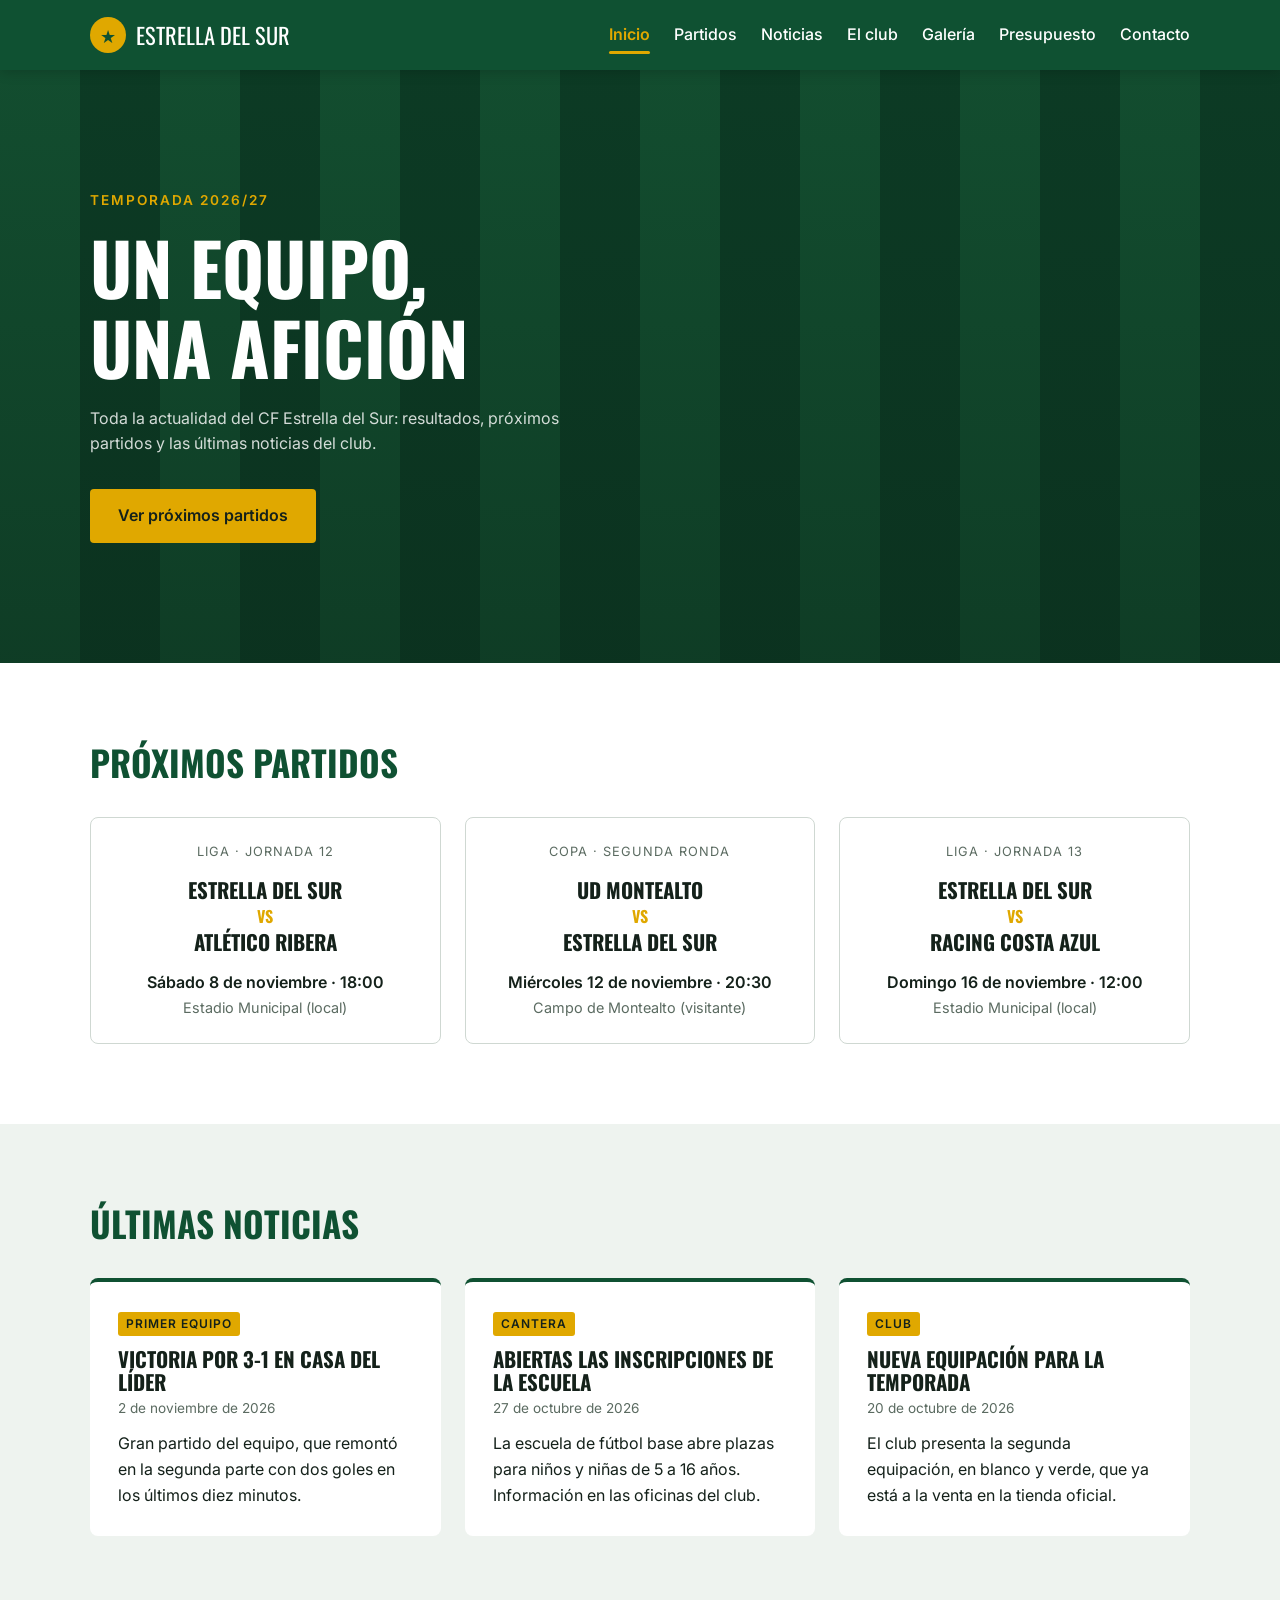
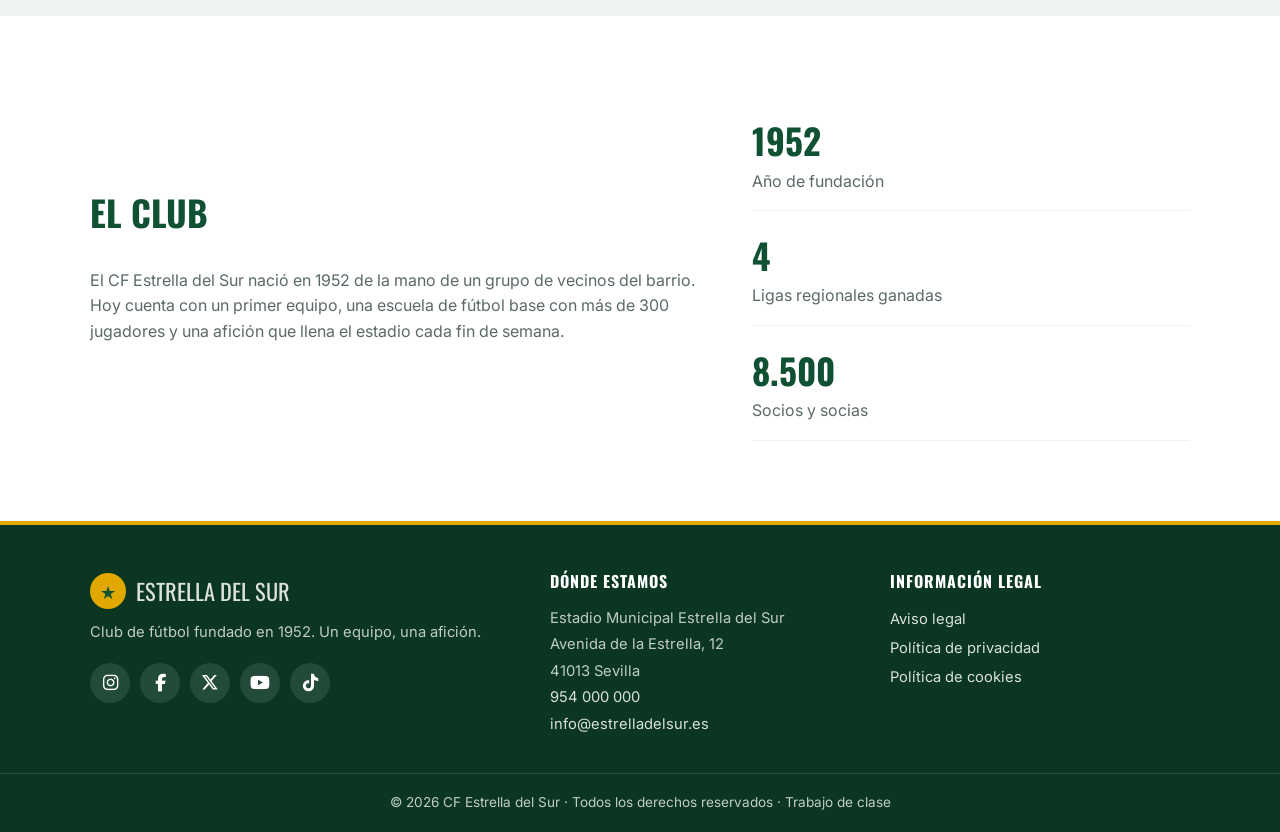
<file: index.html>
<!DOCTYPE html>
<html lang="es">
<head>
  <meta charset="UTF-8">
  <meta name="viewport" content="width=device-width, initial-scale=1.0">
  <title>CF Estrella del Sur · Inicio</title>

  <!-- Tipografías de Google Fonts -->
  <link rel="preconnect" href="https://fonts.googleapis.com">
  <link rel="preconnect" href="https://fonts.gstatic.com" crossorigin>
  <link href="https://fonts.googleapis.com/css2?family=Oswald:wght@500;700&family=Inter:wght@400;500;600&display=swap" rel="stylesheet">

  <!-- Iconos de redes sociales: librería Font Awesome -->
  <link rel="stylesheet" href="https://cdnjs.cloudflare.com/ajax/libs/font-awesome/6.5.2/css/all.min.css">

  <!-- Nuestra hoja de estilos -->
  <link rel="stylesheet" href="css/estilos.css">
</head>
<body>

  <!-- ===== CABECERA Y MENÚ ===== -->
  <header class="cabecera">
    <div class="contenedor cabecera__dentro">
      <a href="index.html" class="logo">
        <span class="logo__escudo" aria-hidden="true">★</span> Estrella del Sur
      </a>
      <!-- Botón ☰: solo se ve en el móvil (ver .menu-boton en estilos.css) -->
      <button class="menu-boton" aria-label="Abrir menú" aria-expanded="false" aria-controls="menu">☰</button>
      <nav class="menu" id="menu" aria-label="Menú principal">
        <a href="#portada" class="activo">Inicio</a>
        <a href="#partidos">Partidos</a>
        <a href="#noticias">Noticias</a>
        <a href="#club">El club</a>
        <a href="galeria.html">Galería</a>
        <a href="presupuesto.html">Presupuesto</a>
        <a href="contacto.html">Contacto</a>
      </nav>
    </div>
  </header>

  <main>

    <!-- ===== SECCIÓN 1: PORTADA ===== -->
    <section id="portada" class="portada">
      <div class="contenedor portada__dentro">
        <p class="etiqueta">Temporada 2026/27</p>
        <h1>Un equipo,<br>una afición</h1>
        <p class="portada__texto">
          Toda la actualidad del CF Estrella del Sur: resultados, próximos
          partidos y las últimas noticias del club.
        </p>
        <a href="#partidos" class="boton">Ver próximos partidos</a>
      </div>
    </section>

    <!-- ===== SECCIÓN 2: PRÓXIMOS PARTIDOS ===== -->
    <section id="partidos" class="seccion">
      <div class="contenedor">
        <h2 class="seccion__titulo">Próximos partidos</h2>
        <div class="tarjetas">
          <article class="partido">
            <p class="partido__competicion">Liga · Jornada 12</p>
            <h3 class="partido__equipos">
              <span>Estrella del Sur</span>
              <span class="partido__vs">VS</span>
              <span>Atlético Ribera</span>
            </h3>
            <p class="partido__fecha">Sábado 8 de noviembre · 18:00</p>
            <p class="partido__lugar">Estadio Municipal (local)</p>
          </article>
          <article class="partido">
            <p class="partido__competicion">Copa · Segunda ronda</p>
            <h3 class="partido__equipos">
              <span>UD Montealto</span>
              <span class="partido__vs">VS</span>
              <span>Estrella del Sur</span>
            </h3>
            <p class="partido__fecha">Miércoles 12 de noviembre · 20:30</p>
            <p class="partido__lugar">Campo de Montealto (visitante)</p>
          </article>
          <article class="partido">
            <p class="partido__competicion">Liga · Jornada 13</p>
            <h3 class="partido__equipos">
              <span>Estrella del Sur</span>
              <span class="partido__vs">VS</span>
              <span>Racing Costa Azul</span>
            </h3>
            <p class="partido__fecha">Domingo 16 de noviembre · 12:00</p>
            <p class="partido__lugar">Estadio Municipal (local)</p>
          </article>
        </div>
      </div>
    </section>

    <!-- ===== SECCIÓN 3: NOTICIAS (se cargan con Ajax desde datos/noticias.json) ===== -->
    <section id="noticias" class="seccion seccion--clara">
      <div class="contenedor">
        <h2 class="seccion__titulo">Últimas noticias</h2>
        <!-- Este contenedor empieza vacío: JavaScript lo rellena con las noticias -->
        <div id="lista-noticias" class="noticias">
          <p class="cargando">Cargando noticias…</p>
        </div>
      </div>
    </section>

    <!-- ===== SECCIÓN 4: EL CLUB ===== -->
    <section id="club" class="seccion">
      <div class="contenedor club">
        <div>
          <h2 class="seccion__titulo">El club</h2>
          <p>
            El CF Estrella del Sur nació en 1952 de la mano de un grupo de
            vecinos del barrio. Hoy cuenta con un primer equipo, una escuela
            de fútbol base con más de 300 jugadores y una afición que llena
            el estadio cada fin de semana.
          </p>
        </div>
        <ul class="datos">
          <li><strong>1952</strong> Año de fundación</li>
          <li><strong>4</strong> Ligas regionales ganadas</li>
          <li><strong>8.500</strong> Socios y socias</li>
        </ul>
      </div>
    </section>

  </main>

  <!-- ===== PIE DE PÁGINA ===== -->
  <footer class="pie">
    <div class="contenedor pie__columnas">

      <!-- Columna 1: logotipo, lema y redes sociales -->
      <div>
        <a href="index.html" class="logo pie__logo">
          <span class="logo__escudo" aria-hidden="true">★</span> Estrella del Sur
        </a>
        <p>Club de fútbol fundado en 1952. Un equipo, una afición.</p>
        <!-- Iconos de la librería Font Awesome (clase fa-brands = logotipos de marcas) -->
        <div class="redes">
          <a href="https://www.instagram.com/" target="_blank" rel="noopener" aria-label="Instagram"><i class="fa-brands fa-instagram" aria-hidden="true"></i></a>
          <a href="https://www.facebook.com/" target="_blank" rel="noopener" aria-label="Facebook"><i class="fa-brands fa-facebook-f" aria-hidden="true"></i></a>
          <a href="https://x.com/" target="_blank" rel="noopener" aria-label="X (Twitter)"><i class="fa-brands fa-x-twitter" aria-hidden="true"></i></a>
          <a href="https://www.youtube.com/" target="_blank" rel="noopener" aria-label="YouTube"><i class="fa-brands fa-youtube" aria-hidden="true"></i></a>
          <a href="https://www.tiktok.com/" target="_blank" rel="noopener" aria-label="TikTok"><i class="fa-brands fa-tiktok" aria-hidden="true"></i></a>
        </div>
      </div>

      <!-- Columna 2: dirección de la empresa -->
      <div>
        <h2 class="pie__titulo">Dónde estamos</h2>
        <address>
          Estadio Municipal Estrella del Sur<br>
          Avenida de la Estrella, 12<br>
          41013 Sevilla<br>
          <a href="tel:+34954000000">954 000 000</a><br>
          <a href="mailto:info@estrelladelsur.es">info@estrelladelsur.es</a>
        </address>
      </div>

      <!-- Columna 3: aviso legal -->
      <div>
        <h2 class="pie__titulo">Información legal</h2>
        <ul class="pie__lista">
          <li><a href="aviso-legal.html">Aviso legal</a></li>
          <li><a href="aviso-legal.html#privacidad">Política de privacidad</a></li>
          <li><a href="aviso-legal.html#cookies">Política de cookies</a></li>
        </ul>
      </div>

    </div>

    <div class="pie__final">
      <div class="contenedor">
        <p>&copy; 2026 CF Estrella del Sur · Todos los derechos reservados · Trabajo de clase</p>
      </div>
    </div>
  </footer>

  <!-- Librería jQuery (para hacer la petición Ajax de forma sencilla) -->
  <script src="https://code.jquery.com/jquery-3.7.1.min.js"></script>
  <!-- Nuestro código JavaScript -->
  <script src="js/script.js"></script>
  <!-- Menú desplegable del móvil (común a todas las páginas) -->
  <script src="js/menu.js"></script>
</body>
</html>
</file>
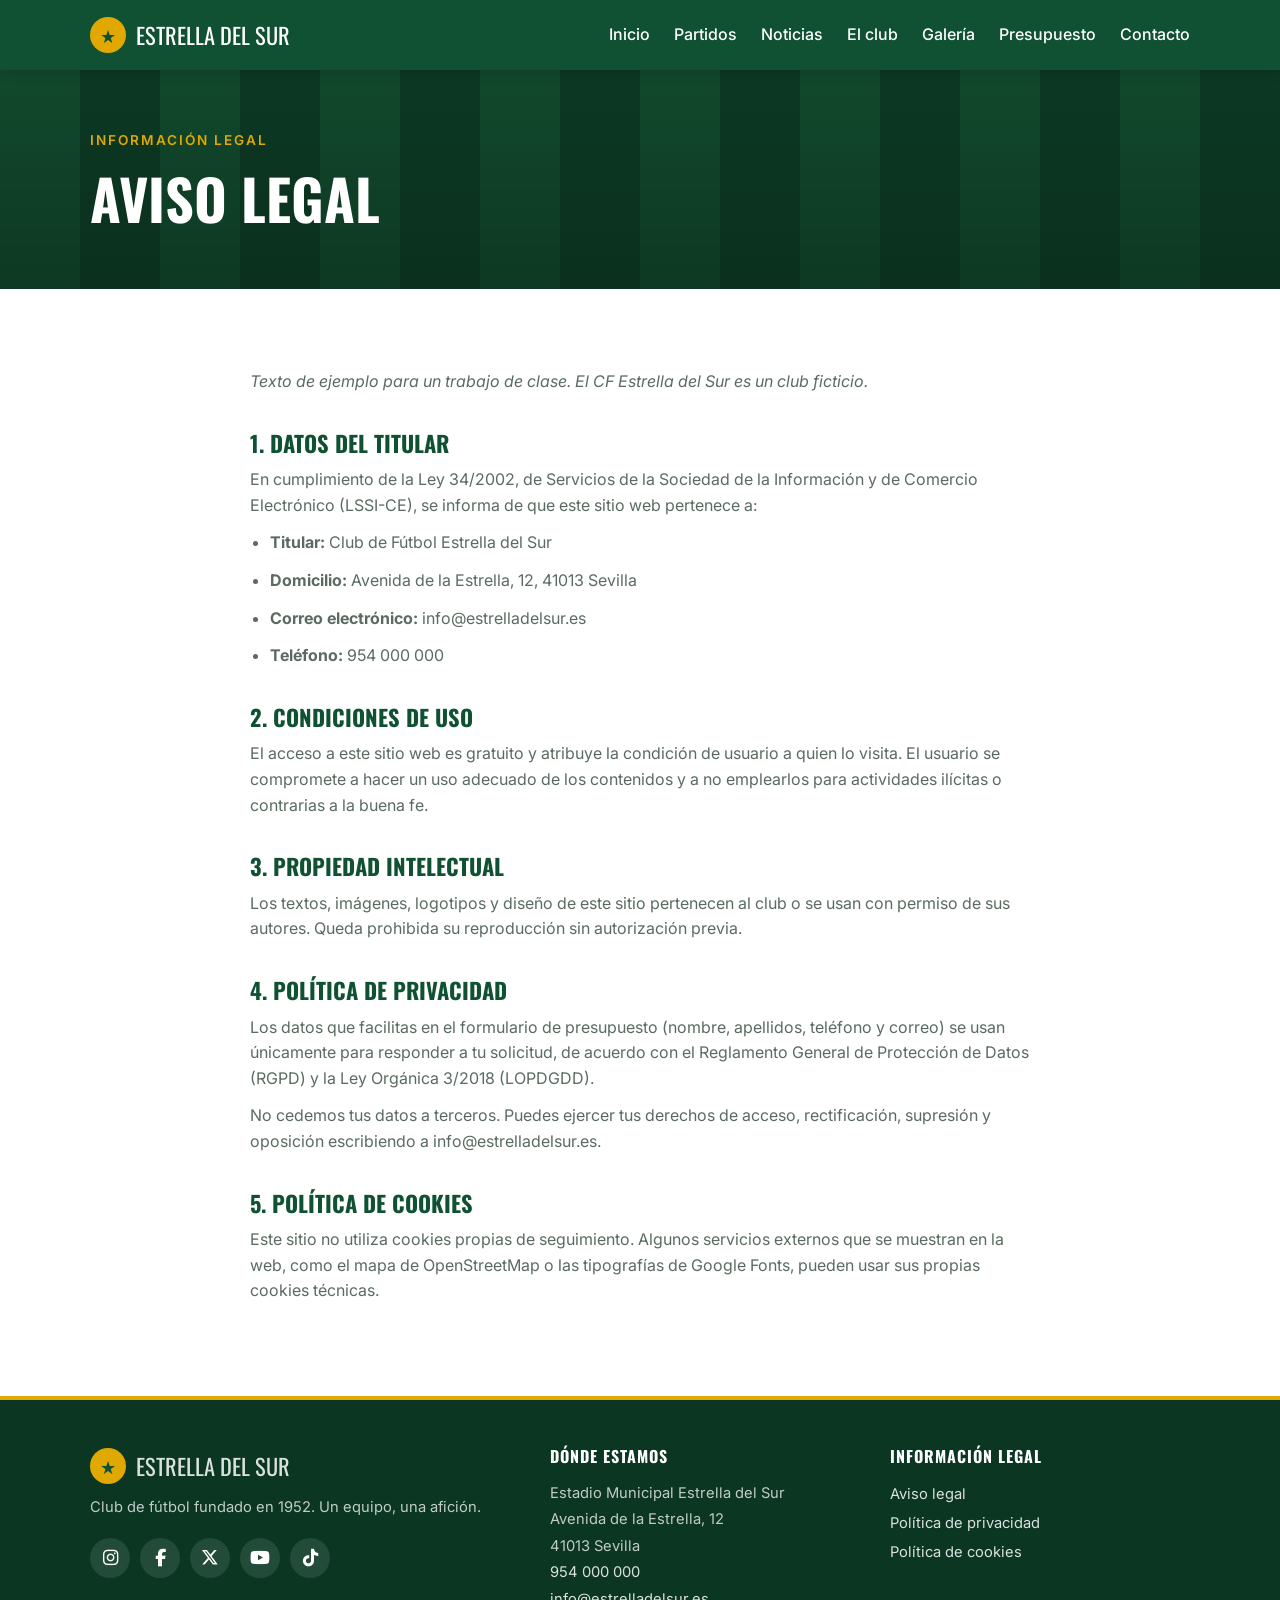
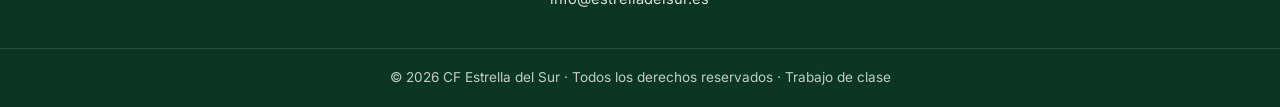
<file: aviso-legal.html>
<!DOCTYPE html>
<html lang="es">
<head>
  <meta charset="UTF-8">
  <meta name="viewport" content="width=device-width, initial-scale=1.0">
  <title>CF Estrella del Sur · Aviso legal</title>

  <!-- Tipografías de Google Fonts -->
  <link rel="preconnect" href="https://fonts.googleapis.com">
  <link rel="preconnect" href="https://fonts.gstatic.com" crossorigin>
  <link href="https://fonts.googleapis.com/css2?family=Oswald:wght@500;700&family=Inter:wght@400;500;600&display=swap" rel="stylesheet">

  <!-- Iconos de redes sociales: librería Font Awesome -->
  <link rel="stylesheet" href="https://cdnjs.cloudflare.com/ajax/libs/font-awesome/6.5.2/css/all.min.css">

  <!-- Usamos la misma hoja de estilos que la portada -->
  <link rel="stylesheet" href="css/estilos.css">
</head>
<body>

  <!-- ===== CABECERA Y MENÚ ===== -->
  <header class="cabecera">
    <div class="contenedor cabecera__dentro">
      <a href="index.html" class="logo">
        <span class="logo__escudo" aria-hidden="true">★</span> Estrella del Sur
      </a>
      <!-- Botón ☰: solo se ve en el móvil (ver .menu-boton en estilos.css) -->
      <button class="menu-boton" aria-label="Abrir menú" aria-expanded="false" aria-controls="menu">☰</button>
      <nav class="menu" id="menu" aria-label="Menú principal">
        <a href="index.html">Inicio</a>
        <a href="index.html#partidos">Partidos</a>
        <a href="index.html#noticias">Noticias</a>
        <a href="index.html#club">El club</a>
        <a href="galeria.html">Galería</a>
        <a href="presupuesto.html">Presupuesto</a>
        <a href="contacto.html">Contacto</a>
      </nav>
    </div>
  </header>

  <main>

    <!-- ===== TÍTULO DE LA PÁGINA ===== -->
    <section class="cabecera-pagina">
      <div class="contenedor">
        <p class="etiqueta">Información legal</p>
        <h1>Aviso legal</h1>
      </div>
    </section>

    <section class="seccion">
      <div class="contenedor legal">

        <p><em>Texto de ejemplo para un trabajo de clase. El CF Estrella del Sur es un club ficticio.</em></p>

        <h2>1. Datos del titular</h2>
        <p>
          En cumplimiento de la Ley 34/2002, de Servicios de la Sociedad de la Información
          y de Comercio Electrónico (LSSI-CE), se informa de que este sitio web pertenece a:
        </p>
        <ul>
          <li><strong>Titular:</strong> Club de Fútbol Estrella del Sur</li>
          <li><strong>Domicilio:</strong> Avenida de la Estrella, 12, 41013 Sevilla</li>
          <li><strong>Correo electrónico:</strong> info@estrelladelsur.es</li>
          <li><strong>Teléfono:</strong> 954 000 000</li>
        </ul>

        <h2>2. Condiciones de uso</h2>
        <p>
          El acceso a este sitio web es gratuito y atribuye la condición de usuario a quien lo visita.
          El usuario se compromete a hacer un uso adecuado de los contenidos y a no emplearlos
          para actividades ilícitas o contrarias a la buena fe.
        </p>

        <h2>3. Propiedad intelectual</h2>
        <p>
          Los textos, imágenes, logotipos y diseño de este sitio pertenecen al club o se usan con
          permiso de sus autores. Queda prohibida su reproducción sin autorización previa.
        </p>

        <h2 id="privacidad">4. Política de privacidad</h2>
        <p>
          Los datos que facilitas en el formulario de presupuesto (nombre, apellidos, teléfono y
          correo) se usan únicamente para responder a tu solicitud, de acuerdo con el Reglamento
          General de Protección de Datos (RGPD) y la Ley Orgánica 3/2018 (LOPDGDD).
        </p>
        <p>
          No cedemos tus datos a terceros. Puedes ejercer tus derechos de acceso, rectificación,
          supresión y oposición escribiendo a info@estrelladelsur.es.
        </p>

        <h2 id="cookies">5. Política de cookies</h2>
        <p>
          Este sitio no utiliza cookies propias de seguimiento. Algunos servicios externos que se
          muestran en la web, como el mapa de OpenStreetMap o las tipografías de Google Fonts,
          pueden usar sus propias cookies técnicas.
        </p>

      </div>
    </section>

  </main>

  <!-- ===== PIE DE PÁGINA ===== -->
  <footer class="pie">
    <div class="contenedor pie__columnas">

      <!-- Columna 1: logotipo, lema y redes sociales -->
      <div>
        <a href="index.html" class="logo pie__logo">
          <span class="logo__escudo" aria-hidden="true">★</span> Estrella del Sur
        </a>
        <p>Club de fútbol fundado en 1952. Un equipo, una afición.</p>
        <!-- Iconos de la librería Font Awesome (clase fa-brands = logotipos de marcas) -->
        <div class="redes">
          <a href="https://www.instagram.com/" target="_blank" rel="noopener" aria-label="Instagram"><i class="fa-brands fa-instagram" aria-hidden="true"></i></a>
          <a href="https://www.facebook.com/" target="_blank" rel="noopener" aria-label="Facebook"><i class="fa-brands fa-facebook-f" aria-hidden="true"></i></a>
          <a href="https://x.com/" target="_blank" rel="noopener" aria-label="X (Twitter)"><i class="fa-brands fa-x-twitter" aria-hidden="true"></i></a>
          <a href="https://www.youtube.com/" target="_blank" rel="noopener" aria-label="YouTube"><i class="fa-brands fa-youtube" aria-hidden="true"></i></a>
          <a href="https://www.tiktok.com/" target="_blank" rel="noopener" aria-label="TikTok"><i class="fa-brands fa-tiktok" aria-hidden="true"></i></a>
        </div>
      </div>

      <!-- Columna 2: dirección de la empresa -->
      <div>
        <h2 class="pie__titulo">Dónde estamos</h2>
        <address>
          Estadio Municipal Estrella del Sur<br>
          Avenida de la Estrella, 12<br>
          41013 Sevilla<br>
          <a href="tel:+34954000000">954 000 000</a><br>
          <a href="mailto:info@estrelladelsur.es">info@estrelladelsur.es</a>
        </address>
      </div>

      <!-- Columna 3: aviso legal -->
      <div>
        <h2 class="pie__titulo">Información legal</h2>
        <ul class="pie__lista">
          <li><a href="aviso-legal.html">Aviso legal</a></li>
          <li><a href="aviso-legal.html#privacidad">Política de privacidad</a></li>
          <li><a href="aviso-legal.html#cookies">Política de cookies</a></li>
        </ul>
      </div>

    </div>

    <div class="pie__final">
      <div class="contenedor">
        <p>&copy; 2026 CF Estrella del Sur · Todos los derechos reservados · Trabajo de clase</p>
      </div>
    </div>
  </footer>

  <!-- Menú desplegable del móvil (común a todas las páginas) -->
  <script src="js/menu.js"></script>
</body>
</html>
</file>
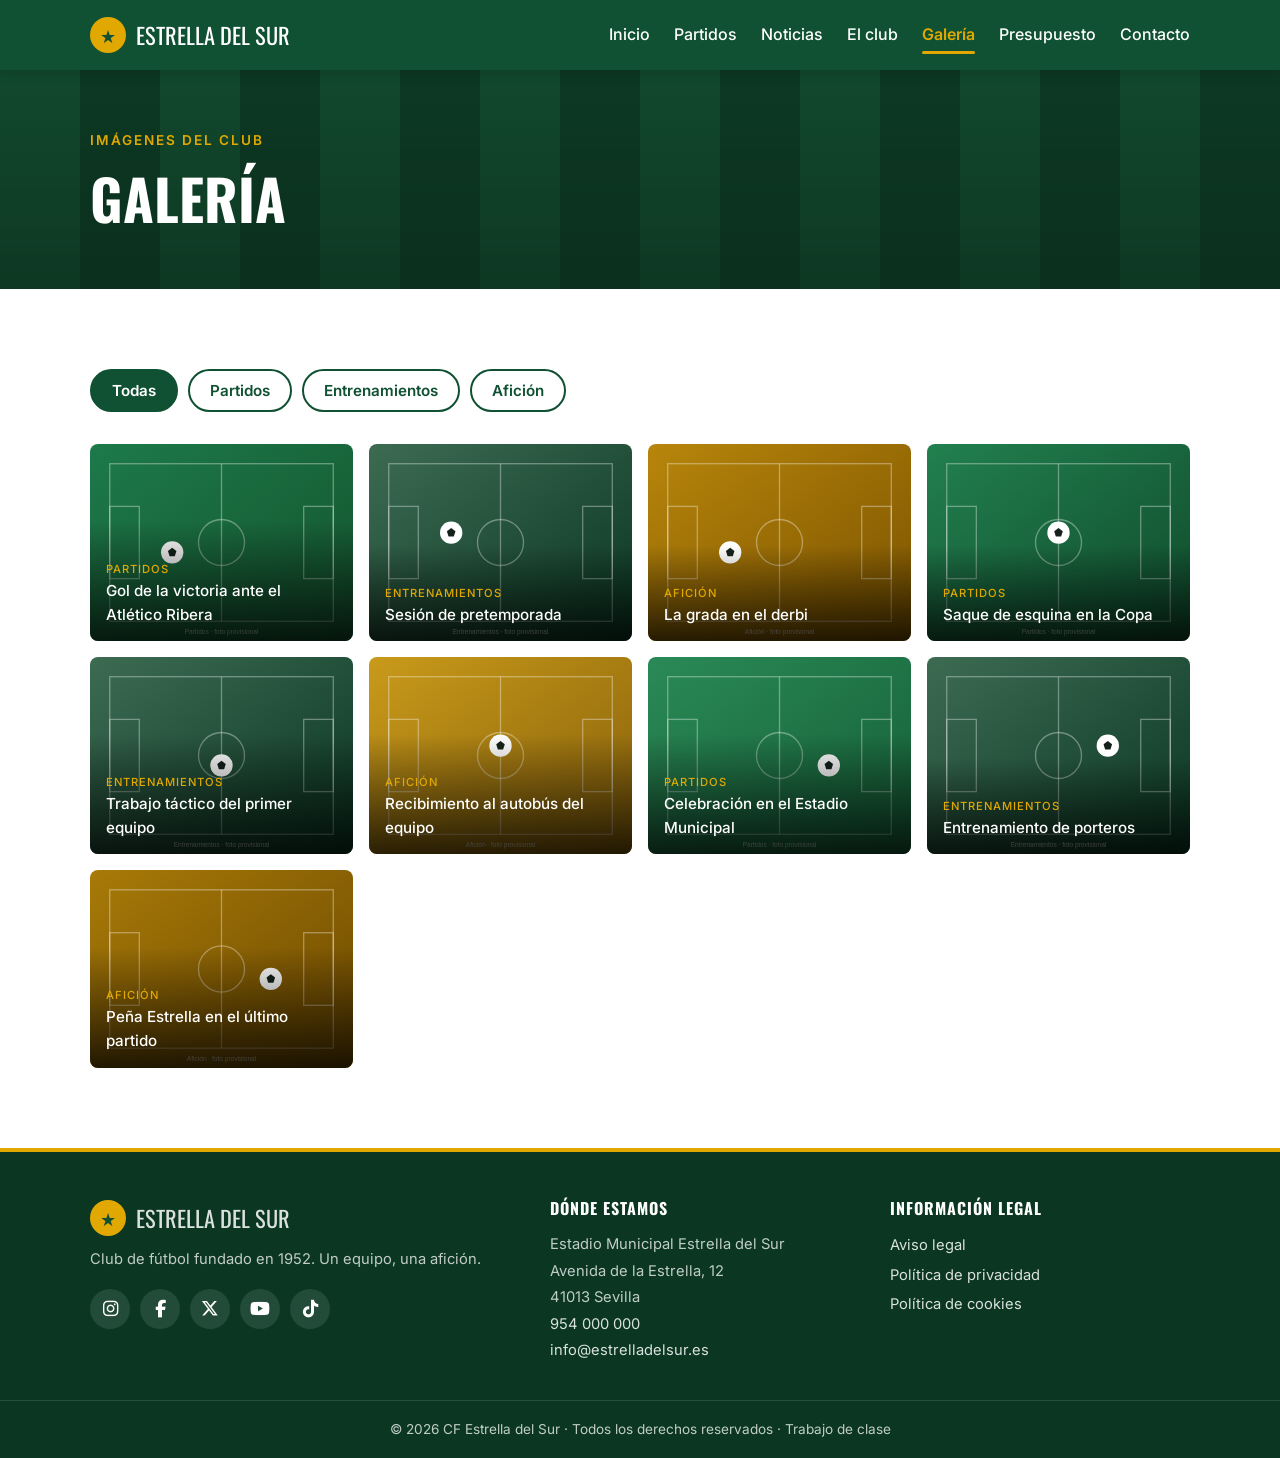
<file: galeria.html>
<!DOCTYPE html>
<html lang="es">
<head>
  <meta charset="UTF-8">
  <meta name="viewport" content="width=device-width, initial-scale=1.0">
  <title>CF Estrella del Sur · Galería</title>

  <!-- Tipografías de Google Fonts -->
  <link rel="preconnect" href="https://fonts.googleapis.com">
  <link rel="preconnect" href="https://fonts.gstatic.com" crossorigin>
  <link href="https://fonts.googleapis.com/css2?family=Oswald:wght@500;700&family=Inter:wght@400;500;600&display=swap" rel="stylesheet">

  <!-- Iconos de redes sociales: librería Font Awesome -->
  <link rel="stylesheet" href="https://cdnjs.cloudflare.com/ajax/libs/font-awesome/6.5.2/css/all.min.css">

  <!-- Usamos la misma hoja de estilos que la portada -->
  <link rel="stylesheet" href="css/estilos.css">
</head>
<body>

  <!-- ===== CABECERA Y MENÚ ===== -->
  <header class="cabecera">
    <div class="contenedor cabecera__dentro">
      <a href="index.html" class="logo">
        <span class="logo__escudo" aria-hidden="true">★</span> Estrella del Sur
      </a>
      <!-- Botón ☰: solo se ve en el móvil (ver .menu-boton en estilos.css) -->
      <button class="menu-boton" aria-label="Abrir menú" aria-expanded="false" aria-controls="menu">☰</button>
      <nav class="menu" id="menu" aria-label="Menú principal">
        <a href="index.html">Inicio</a>
        <a href="index.html#partidos">Partidos</a>
        <a href="index.html#noticias">Noticias</a>
        <a href="index.html#club">El club</a>
        <a href="galeria.html" class="activo">Galería</a>
        <a href="presupuesto.html">Presupuesto</a>
        <a href="contacto.html">Contacto</a>
      </nav>
    </div>
  </header>

  <main>

    <!-- ===== TÍTULO DE LA PÁGINA ===== -->
    <section class="cabecera-pagina">
      <div class="contenedor">
        <p class="etiqueta">Imágenes del club</p>
        <h1>Galería</h1>
      </div>
    </section>

    <!-- ===== GALERÍA ===== -->
    <section class="seccion" aria-labelledby="titulo-fotos">
      <div class="contenedor">
        <!-- Título para lectores de pantalla (oculto a la vista con la clase .solo-lectores) -->
        <h2 id="titulo-fotos" class="solo-lectores">Fotos del club</h2>

        <!-- Botones de filtro: el atributo data-filtro dice qué categoría muestran -->
        <div class="filtros">
          <button class="filtro activo" data-filtro="todas">Todas</button>
          <button class="filtro" data-filtro="Partidos">Partidos</button>
          <button class="filtro" data-filtro="Entrenamientos">Entrenamientos</button>
          <button class="filtro" data-filtro="Afición">Afición</button>
        </div>

        <!-- Aquí JavaScript coloca las fotos que lee de datos/galeria.json -->
        <div id="galeria" class="galeria">
          <p class="cargando">Cargando fotos…</p>
        </div>

      </div>
    </section>

  </main>

  <!-- ===== VISOR (LIGHTBOX): oculto hasta que se pulsa una foto ===== -->
  <div id="visor" class="visor" aria-hidden="true">
    <button class="visor__cerrar" aria-label="Cerrar">&times;</button>
    <button class="visor__flecha visor__flecha--anterior" aria-label="Anterior">&#8249;</button>
    <figure class="visor__contenido">
      <!-- La imagen inicial es la primera foto; JavaScript la cambia al abrir el visor -->
      <img id="visor-imagen" src="img/galeria/partido-1.svg" alt="Foto ampliada de la galería">
      <figcaption id="visor-titulo"></figcaption>
    </figure>
    <button class="visor__flecha visor__flecha--siguiente" aria-label="Siguiente">&#8250;</button>
  </div>

  <!-- ===== PIE DE PÁGINA ===== -->
  <footer class="pie">
    <div class="contenedor pie__columnas">

      <!-- Columna 1: logotipo, lema y redes sociales -->
      <div>
        <a href="index.html" class="logo pie__logo">
          <span class="logo__escudo" aria-hidden="true">★</span> Estrella del Sur
        </a>
        <p>Club de fútbol fundado en 1952. Un equipo, una afición.</p>
        <!-- Iconos de la librería Font Awesome (clase fa-brands = logotipos de marcas) -->
        <div class="redes">
          <a href="https://www.instagram.com/" target="_blank" rel="noopener" aria-label="Instagram"><i class="fa-brands fa-instagram" aria-hidden="true"></i></a>
          <a href="https://www.facebook.com/" target="_blank" rel="noopener" aria-label="Facebook"><i class="fa-brands fa-facebook-f" aria-hidden="true"></i></a>
          <a href="https://x.com/" target="_blank" rel="noopener" aria-label="X (Twitter)"><i class="fa-brands fa-x-twitter" aria-hidden="true"></i></a>
          <a href="https://www.youtube.com/" target="_blank" rel="noopener" aria-label="YouTube"><i class="fa-brands fa-youtube" aria-hidden="true"></i></a>
          <a href="https://www.tiktok.com/" target="_blank" rel="noopener" aria-label="TikTok"><i class="fa-brands fa-tiktok" aria-hidden="true"></i></a>
        </div>
      </div>

      <!-- Columna 2: dirección de la empresa -->
      <div>
        <h2 class="pie__titulo">Dónde estamos</h2>
        <address>
          Estadio Municipal Estrella del Sur<br>
          Avenida de la Estrella, 12<br>
          41013 Sevilla<br>
          <a href="tel:+34954000000">954 000 000</a><br>
          <a href="mailto:info@estrelladelsur.es">info@estrelladelsur.es</a>
        </address>
      </div>

      <!-- Columna 3: aviso legal -->
      <div>
        <h2 class="pie__titulo">Información legal</h2>
        <ul class="pie__lista">
          <li><a href="aviso-legal.html">Aviso legal</a></li>
          <li><a href="aviso-legal.html#privacidad">Política de privacidad</a></li>
          <li><a href="aviso-legal.html#cookies">Política de cookies</a></li>
        </ul>
      </div>

    </div>

    <div class="pie__final">
      <div class="contenedor">
        <p>&copy; 2026 CF Estrella del Sur · Todos los derechos reservados · Trabajo de clase</p>
      </div>
    </div>
  </footer>

  <!-- Librería jQuery -->
  <script src="https://code.jquery.com/jquery-3.7.1.min.js"></script>
  <!-- Código de la galería -->
  <script src="js/galeria.js"></script>
  <!-- Menú desplegable del móvil (común a todas las páginas) -->
  <script src="js/menu.js"></script>
</body>
</html>
</file>
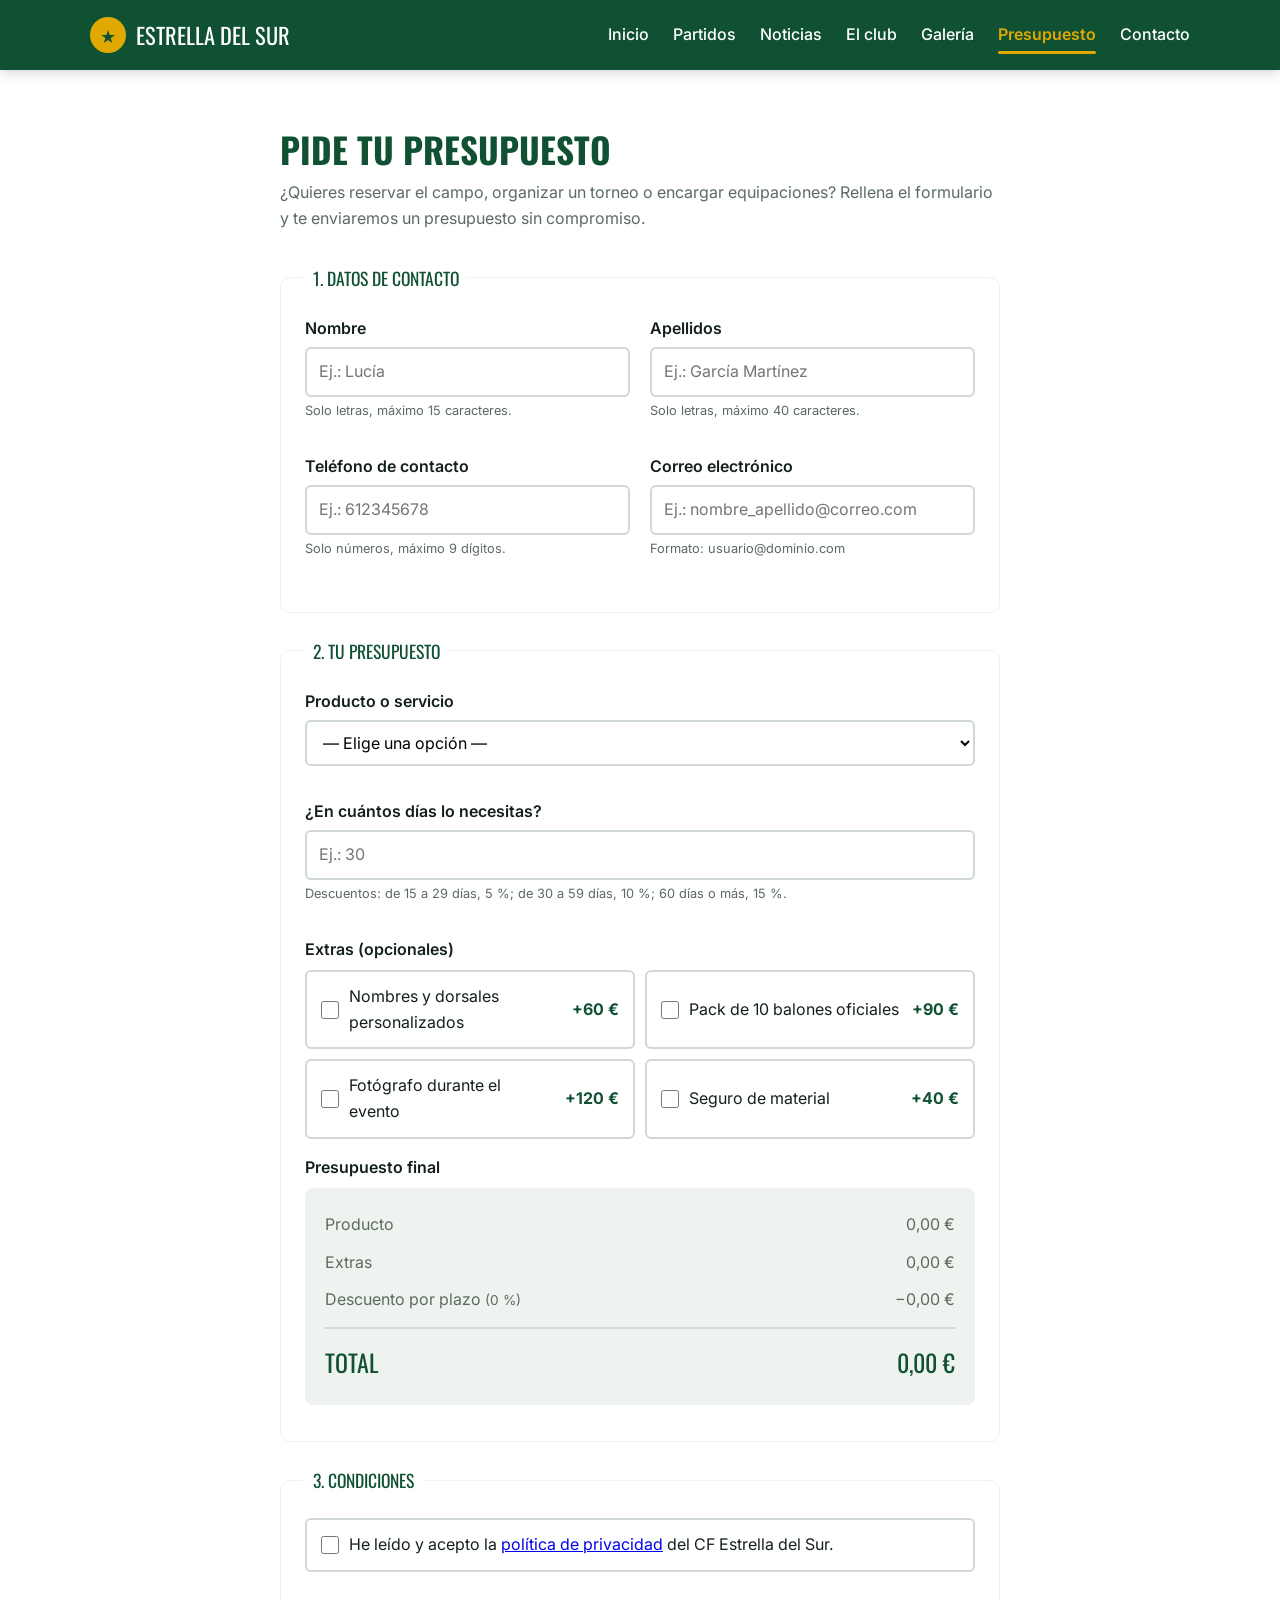
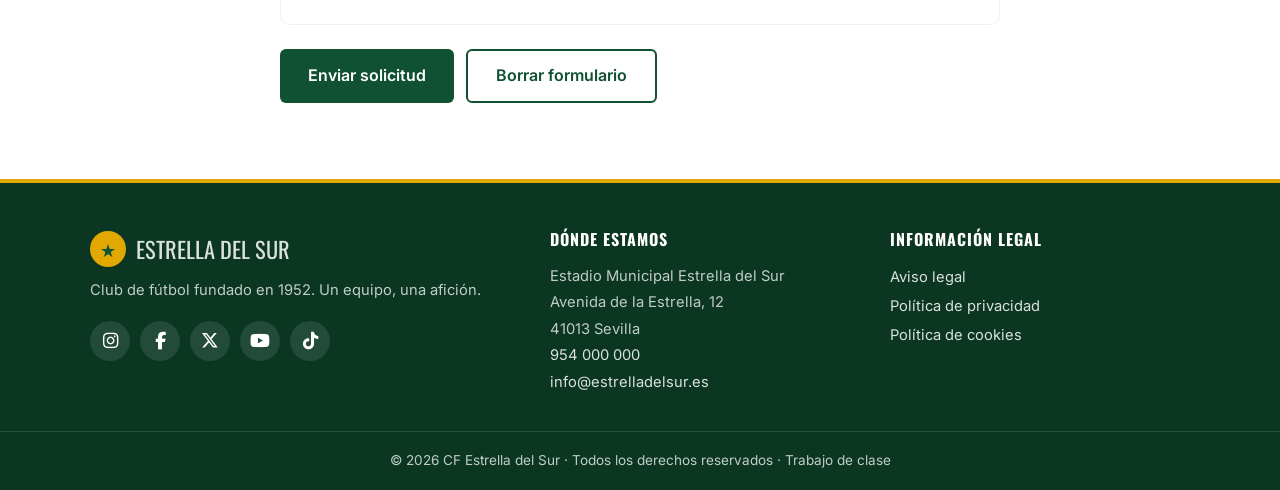
<file: presupuesto.html>
<!DOCTYPE html>
<html lang="es">
<head>
  <meta charset="UTF-8">
  <meta name="viewport" content="width=device-width, initial-scale=1.0">
  <title>CF Estrella del Sur · Presupuesto</title>

  <!-- Tipografías de Google Fonts (las mismas que en index.html) -->
  <link rel="preconnect" href="https://fonts.googleapis.com">
  <link rel="preconnect" href="https://fonts.gstatic.com" crossorigin>
  <link href="https://fonts.googleapis.com/css2?family=Oswald:wght@500;700&family=Inter:wght@400;500;600&display=swap" rel="stylesheet">

  <!-- Iconos de redes sociales: librería Font Awesome -->
  <link rel="stylesheet" href="https://cdnjs.cloudflare.com/ajax/libs/font-awesome/6.5.2/css/all.min.css">

  <!-- Estilos comunes de toda la web -->
  <link rel="stylesheet" href="css/estilos.css">
  <!-- Estilos solo de esta página (el formulario) -->
  <link rel="stylesheet" href="css/presupuesto.css">
</head>
<body>

  <!-- ===== CABECERA Y MENÚ ===== -->
  <header class="cabecera">
    <div class="contenedor cabecera__dentro">
      <a href="index.html" class="logo">
        <span class="logo__escudo" aria-hidden="true">★</span> Estrella del Sur
      </a>
      <!-- Botón ☰: solo se ve en el móvil (ver .menu-boton en estilos.css) -->
      <button class="menu-boton" aria-label="Abrir menú" aria-expanded="false" aria-controls="menu">☰</button>
      <nav class="menu" id="menu" aria-label="Menú principal">
        <a href="index.html">Inicio</a>
        <a href="index.html#partidos">Partidos</a>
        <a href="index.html#noticias">Noticias</a>
        <a href="index.html#club">El club</a>
        <a href="galeria.html">Galería</a>
        <a href="presupuesto.html" class="activo">Presupuesto</a>
        <a href="contacto.html">Contacto</a>
      </nav>
    </div>
  </header>

  <main class="seccion">
    <div class="contenedor contenedor--estrecho">
      <h1 class="seccion__titulo">Pide tu presupuesto</h1>
      <p class="intro">
        ¿Quieres reservar el campo, organizar un torneo o encargar equipaciones?
        Rellena el formulario y te enviaremos un presupuesto sin compromiso.
      </p>

      <!--
        novalidate: desactiva la validación automática del navegador.
        Así TODA la validación la hace nuestro JavaScript (lo pide el enunciado).
      -->
      <form id="form-presupuesto" class="formulario" novalidate>

        <!-- ===== PARTE 1: DATOS DE CONTACTO ===== -->
        <fieldset class="formulario__parte">
          <legend>1. Datos de contacto</legend>

          <div class="campo">
            <label for="nombre">Nombre</label>
            <input type="text" id="nombre" name="nombre" maxlength="15"
                   autocomplete="given-name" placeholder="Ej.: Lucía">
            <p class="campo__ayuda">Solo letras, máximo 15 caracteres.</p>
            <p class="campo__error" id="error-nombre"></p>
          </div>

          <div class="campo">
            <label for="apellidos">Apellidos</label>
            <input type="text" id="apellidos" name="apellidos" maxlength="40"
                   autocomplete="family-name" placeholder="Ej.: García Martínez">
            <p class="campo__ayuda">Solo letras, máximo 40 caracteres.</p>
            <p class="campo__error" id="error-apellidos"></p>
          </div>

          <div class="campo">
            <label for="telefono">Teléfono de contacto</label>
            <input type="tel" id="telefono" name="telefono" maxlength="9"
                   inputmode="numeric" autocomplete="tel" placeholder="Ej.: 612345678">
            <p class="campo__ayuda">Solo números, máximo 9 dígitos.</p>
            <p class="campo__error" id="error-telefono"></p>
          </div>

          <div class="campo">
            <label for="email">Correo electrónico</label>
            <input type="email" id="email" name="email"
                   autocomplete="email" placeholder="Ej.: nombre_apellido@correo.com">
            <p class="campo__ayuda">Formato: usuario@dominio.com</p>
            <p class="campo__error" id="error-email"></p>
          </div>
        </fieldset>

        <!-- ===== PARTE 2: DATOS DEL PRESUPUESTO ===== -->
        <fieldset class="formulario__parte">
          <legend>2. Tu presupuesto</legend>

          <!-- PRODUCTO: un <select> con varias <option>.
               El precio de cada opción va en el atributo data-precio -->
          <div class="campo campo--ancho">
            <label for="producto">Producto o servicio</label>
            <select id="producto" name="producto">
              <option value="" data-precio="0">— Elige una opción —</option>
              <option value="campo" data-precio="300">Alquiler del campo para un evento · 300 €</option>
              <option value="equipaciones" data-precio="450">Pack de 15 equipaciones · 450 €</option>
              <option value="torneo" data-precio="800">Organización de un torneo · 800 €</option>
              <option value="campus" data-precio="1200">Campus de verano para un grupo · 1.200 €</option>
            </select>
            <p class="campo__error" id="error-producto"></p>
          </div>

          <!-- PLAZO: input numérico. Más días de margen = más descuento -->
          <div class="campo campo--ancho">
            <label for="plazo">¿En cuántos días lo necesitas?</label>
            <input type="number" id="plazo" name="plazo" min="1" max="365" step="1"
                   placeholder="Ej.: 30">
            <p class="campo__ayuda">
              Descuentos: de 15 a 29 días, 5 %; de 30 a 59 días, 10 %; 60 días o más, 15 %.
            </p>
            <p class="campo__error" id="error-plazo"></p>
          </div>

          <!-- EXTRAS: varias casillas (checkbox); se pueden marcar todas las que se quiera -->
          <div class="campo campo--ancho">
            <span class="campo__titulo" id="titulo-extras">Extras (opcionales)</span>
            <!-- role="group" agrupa las casillas y aria-labelledby les pone el título de arriba -->
            <div class="extras" role="group" aria-labelledby="titulo-extras">
              <label class="extra">
                <input type="checkbox" name="extras" value="dorsales" data-precio="60">
                Nombres y dorsales personalizados <strong>+60 €</strong>
              </label>
              <label class="extra">
                <input type="checkbox" name="extras" value="balones" data-precio="90">
                Pack de 10 balones oficiales <strong>+90 €</strong>
              </label>
              <label class="extra">
                <input type="checkbox" name="extras" value="fotografo" data-precio="120">
                Fotógrafo durante el evento <strong>+120 €</strong>
              </label>
              <label class="extra">
                <input type="checkbox" name="extras" value="seguro" data-precio="40">
                Seguro de material <strong>+40 €</strong>
              </label>
            </div>
          </div>

          <!-- PRESUPUESTO: <output> es la etiqueta HTML pensada para mostrar
               el resultado de un cálculo. Se actualiza sola con JavaScript -->
          <div class="campo campo--ancho">
            <span class="campo__titulo">Presupuesto final</span>
            <div class="resumen">
              <p><span>Producto</span> <span id="res-producto">0,00 €</span></p>
              <p><span>Extras</span> <span id="res-extras">0,00 €</span></p>
              <p><span>Descuento por plazo <em id="res-porcentaje">(0 %)</em></span>
                 <span id="res-descuento">−0,00 €</span></p>
              <p class="resumen__total">
                <span>Total</span>
                <output id="total" name="total" for="producto plazo">0,00 €</output>
              </p>
            </div>
          </div>
        </fieldset>

        <!-- ===== PARTE 3: CONDICIONES Y ENVÍO ===== -->
        <fieldset class="formulario__parte formulario__parte--simple">
          <legend>3. Condiciones</legend>
          <div class="campo">
            <label class="extra">
              <input type="checkbox" id="privacidad" name="privacidad">
              <span>He leído y acepto la
                <a href="aviso-legal.html#privacidad" target="_blank">política de privacidad</a>
                del CF Estrella del Sur.</span>
            </label>
            <p class="campo__error" id="error-privacidad"></p>
          </div>
        </fieldset>

        <div class="botones">
          <button type="submit" class="boton">Enviar solicitud</button>
          <!-- type="reset" vacía el formulario sin necesidad de JavaScript -->
          <button type="reset" class="boton boton--secundario">Borrar formulario</button>
        </div>

        <!-- Aquí aparece el mensaje final (correcto o con errores) -->
        <p id="mensaje-final" class="mensaje-final" role="status"></p>
      </form>
    </div>
  </main>

  <!-- ===== PIE DE PÁGINA ===== -->
  <footer class="pie">
    <div class="contenedor pie__columnas">

      <!-- Columna 1: logotipo, lema y redes sociales -->
      <div>
        <a href="index.html" class="logo pie__logo">
          <span class="logo__escudo" aria-hidden="true">★</span> Estrella del Sur
        </a>
        <p>Club de fútbol fundado en 1952. Un equipo, una afición.</p>
        <!-- Iconos de la librería Font Awesome (clase fa-brands = logotipos de marcas) -->
        <div class="redes">
          <a href="https://www.instagram.com/" target="_blank" rel="noopener" aria-label="Instagram"><i class="fa-brands fa-instagram" aria-hidden="true"></i></a>
          <a href="https://www.facebook.com/" target="_blank" rel="noopener" aria-label="Facebook"><i class="fa-brands fa-facebook-f" aria-hidden="true"></i></a>
          <a href="https://x.com/" target="_blank" rel="noopener" aria-label="X (Twitter)"><i class="fa-brands fa-x-twitter" aria-hidden="true"></i></a>
          <a href="https://www.youtube.com/" target="_blank" rel="noopener" aria-label="YouTube"><i class="fa-brands fa-youtube" aria-hidden="true"></i></a>
          <a href="https://www.tiktok.com/" target="_blank" rel="noopener" aria-label="TikTok"><i class="fa-brands fa-tiktok" aria-hidden="true"></i></a>
        </div>
      </div>

      <!-- Columna 2: dirección de la empresa -->
      <div>
        <h2 class="pie__titulo">Dónde estamos</h2>
        <address>
          Estadio Municipal Estrella del Sur<br>
          Avenida de la Estrella, 12<br>
          41013 Sevilla<br>
          <a href="tel:+34954000000">954 000 000</a><br>
          <a href="mailto:info@estrelladelsur.es">info@estrelladelsur.es</a>
        </address>
      </div>

      <!-- Columna 3: aviso legal -->
      <div>
        <h2 class="pie__titulo">Información legal</h2>
        <ul class="pie__lista">
          <li><a href="aviso-legal.html">Aviso legal</a></li>
          <li><a href="aviso-legal.html#privacidad">Política de privacidad</a></li>
          <li><a href="aviso-legal.html#cookies">Política de cookies</a></li>
        </ul>
      </div>

    </div>

    <div class="pie__final">
      <div class="contenedor">
        <p>&copy; 2026 CF Estrella del Sur · Todos los derechos reservados · Trabajo de clase</p>
      </div>
    </div>
  </footer>

  <!-- Validación del formulario -->
  <script src="js/presupuesto.js"></script>
  <!-- Menú desplegable del móvil (común a todas las páginas) -->
  <script src="js/menu.js"></script>
</body>
</html>
</file>
<file: css/estilos.css>
/* =====================================================
   PALETA DE COLORES DEL SITIO
   Tres colores (más blanco y negro), elegidos con Paletton:
     1. VERDE  (principal) → identidad del club, cabecera, títulos
     2. DORADO (acento)    → la estrella, botones, enlace activo
     3. ROJO   (alerta)    → solo para errores de los formularios
   Las variantes "-medio", "-claro"… son tonos más claros u oscuros
   del MISMO color, no colores nuevos.
   ===================================================== */
:root {
  /* 1. Verde */
  --color-principal: #0f5132;
  --color-principal-medio: #1d7a4a;
  --color-principal-oscuro: #0a3622;
  --color-claro: #eef3ef;   /* verde casi blanco, para fondos */
  --color-borde: #cfd8d2;   /* verde grisáceo, para bordes */

  /* 2. Dorado */
  --color-acento: #e0a800;
  --color-acento-claro: #fff6d6;

  /* 3. Rojo */
  --color-alerta: #c0392b;
  --color-alerta-claro: #fdf2f1;

  /* Blanco y negro (el "negro" lleva un toque de verde para que no sea tan duro) */
  --color-fondo: #ffffff;
  --color-texto: #14211a;
  --color-suave: #5b6b61;   /* texto secundario */

  /* Tipografías */
  --fuente-titulos: "Oswald", "Arial Narrow", sans-serif;
  --fuente-texto: "Inter", Arial, sans-serif;

  /* Altura de la cabecera (la usa el scroll a las secciones) */
  --alto-cabecera: 68px;
}

/* ===== BASE ===== */
* {
  margin: 0;
  padding: 0;
  box-sizing: border-box; /* el padding no suma al ancho de las cajas */
}

html {
  scroll-behavior: smooth; /* desplazamiento suave al pulsar el menú */
  /* Al saltar a una sección (#noticias…), deja hueco para la cabecera fija
     y así el título no queda escondido debajo de ella */
  scroll-padding-top: var(--alto-cabecera);
}

body {
  font-family: var(--fuente-texto);
  color: var(--color-texto);
  background: var(--color-fondo);
  line-height: 1.6;
}

h1, h2, h3 {
  font-family: var(--fuente-titulos);
  text-transform: uppercase;
  line-height: 1.1;
}

.contenedor {
  width: 90%;
  max-width: 1100px;
  margin: 0 auto; /* centra el contenido */
}

/* ===== CABECERA ===== */
/* position: sticky + top: 0 = la barra va con la página hasta tocar
   el borde superior y, a partir de ahí, se queda FIJA mientras haces scroll */
.cabecera {
  position: sticky;
  top: 0;
  background: var(--color-principal);
  box-shadow: 0 2px 12px rgba(0, 0, 0, 0.18); /* sombra para que se despegue del contenido */
  z-index: 1000; /* por encima de todo, incluido el mapa */
}

.cabecera__dentro {
  display: flex;
  justify-content: space-between;
  align-items: center;
  padding: 16px 0;
}

.logo {
  font-family: var(--fuente-titulos);
  font-size: 1.4rem;
  text-transform: uppercase;
  color: #fff;
  text-decoration: none;
  display: flex;
  align-items: center;
  gap: 10px;
}

.logo__escudo {
  display: inline-grid;
  place-items: center;
  width: 36px;
  height: 36px;
  border-radius: 50%;
  background: var(--color-acento);
  color: var(--color-principal);
  font-size: 1.1rem;
}

.menu {
  display: flex;
  gap: 24px;
}

.menu a {
  position: relative; /* para colocar la rayita de debajo */
  color: #fff;
  text-decoration: none;
  font-weight: 500;
  padding: 6px 0;
}

/* Rayita dorada debajo del enlace: empieza con ancho 0 y crece */
.menu a::after {
  content: "";
  position: absolute;
  left: 0;
  bottom: 0;
  width: 0;
  height: 3px;
  border-radius: 2px;
  background: var(--color-acento);
  transition: width 0.25s;
}

.menu a:hover {
  color: var(--color-acento);
}

.menu a:hover::after {
  width: 100%;
}

/* PÁGINA ACTUAL: cada .html pone class="activo" en su propio enlace.
   Se resalta en dorado, en negrita y con la rayita siempre visible */
.menu a.activo {
  color: var(--color-acento);
  font-weight: 600;
}

.menu a.activo::after {
  width: 100%;
}

/* Botón ☰ del menú en el móvil (oculto en ordenador) */
.menu-boton {
  display: none;
  background: none;
  border: 2px solid rgba(255, 255, 255, 0.4);
  border-radius: 6px;
  color: #fff;
  font-size: 1.4rem;
  line-height: 1;
  padding: 6px 10px;
  cursor: pointer;
}

/* ===== SECCIÓN 1: PORTADA ===== */
.portada {
  /* Rayas verticales que imitan el césped de un campo */
  background:
    linear-gradient(rgba(10, 40, 25, 0.55), rgba(10, 40, 25, 0.75)),
    repeating-linear-gradient(90deg, var(--color-principal-medio) 0 80px, var(--color-principal) 80px 160px);
  color: #fff;
  padding: 120px 0;
}

.etiqueta {
  text-transform: uppercase;
  letter-spacing: 2px;
  font-size: 0.85rem;
  color: var(--color-acento);
  font-weight: 600;
  margin-bottom: 16px;
}

.portada h1 {
  font-size: clamp(2.6rem, 6vw, 4.5rem);
  margin-bottom: 20px;
}

.portada__texto {
  max-width: 520px;
  color: rgba(255, 255, 255, 0.82);
  margin-bottom: 32px;
}

.boton {
  display: inline-block;
  background: var(--color-acento);
  color: var(--color-texto);
  padding: 14px 28px;
  text-decoration: none;
  font-weight: 600;
  border-radius: 4px;
  transition: transform 0.2s;
}

.boton:hover {
  transform: translateY(-2px);
}

/* ===== SECCIONES GENERALES ===== */
.seccion {
  padding: 80px 0;
}

.seccion--clara {
  background: var(--color-claro);
}

.seccion__titulo {
  font-size: 2.2rem;
  margin-bottom: 36px;
  color: var(--color-principal);
}

/* ===== SECCIÓN 2: PRÓXIMOS PARTIDOS ===== */
.tarjetas {
  display: grid;
  grid-template-columns: repeat(auto-fit, minmax(260px, 1fr)); /* se adapta al ancho */
  gap: 24px;
}

.partido {
  border: 1px solid var(--color-borde);
  border-radius: 8px;
  padding: 24px;
  text-align: center;
  transition: transform 0.2s, box-shadow 0.2s;
}

/* Al pasar el ratón la tarjeta "flota" un poco */
.partido:hover {
  transform: translateY(-4px);
  box-shadow: 0 10px 24px rgba(15, 81, 50, 0.12);
}

.partido__competicion {
  font-size: 0.8rem;
  text-transform: uppercase;
  letter-spacing: 1px;
  color: var(--color-suave);
  margin-bottom: 16px;
}

.partido__equipos {
  display: flex;
  flex-direction: column;
  gap: 6px;
  font-family: var(--fuente-titulos);
  font-size: 1.3rem;
  text-transform: uppercase;
  margin-bottom: 16px;
}

.partido__vs {
  color: var(--color-acento);
  font-size: 1rem;
}

.partido__fecha {
  font-weight: 600;
}

.partido__lugar {
  color: var(--color-suave);
  font-size: 0.9rem;
}

/* ===== SECCIÓN 3: NOTICIAS ===== */
.noticias {
  display: grid;
  grid-template-columns: repeat(auto-fit, minmax(260px, 1fr));
  gap: 24px;
}

.noticia {
  background: var(--color-fondo);
  padding: 28px;
  border-radius: 8px;
  border-top: 4px solid var(--color-principal);
}

.noticia__categoria {
  display: inline-block;
  font-size: 0.75rem;
  text-transform: uppercase;
  letter-spacing: 1px;
  font-weight: 600;
  background: var(--color-acento);
  color: var(--color-texto);
  padding: 2px 8px;
  border-radius: 3px;
}

.noticia h3 {
  margin: 12px 0 4px;
  font-size: 1.3rem;
}

.noticia time {
  display: block;
  font-size: 0.85rem;
  color: var(--color-suave);
  margin-bottom: 12px;
}

.cargando {
  color: var(--color-suave);
}

.error {
  color: var(--color-alerta);
}

/* ===== SECCIÓN 4: EL CLUB ===== */
.club {
  display: grid;
  grid-template-columns: 1.4fr 1fr;
  gap: 48px;
  align-items: center;
}

.club p {
  color: var(--color-suave);
}

.datos {
  list-style: none;
}

.datos li {
  padding: 16px 0;
  border-bottom: 1px solid var(--color-claro);
  color: var(--color-suave);
}

.datos strong {
  display: block;
  font-family: var(--fuente-titulos);
  font-size: 2.2rem;
  color: var(--color-principal);
}

/* ===== CABECERA DE PÁGINAS INTERIORES (Galería…) ===== */
.cabecera-pagina {
  background:
    linear-gradient(rgba(10, 40, 25, 0.6), rgba(10, 40, 25, 0.8)),
    repeating-linear-gradient(90deg, var(--color-principal-medio) 0 80px, var(--color-principal) 80px 160px);
  color: #fff;
  padding: 60px 0;
}

.cabecera-pagina h1 {
  font-size: clamp(2.4rem, 5vw, 3.5rem);
}

/* ===== GALERÍA: botones de filtro ===== */
.filtros {
  display: flex;
  flex-wrap: wrap; /* en el móvil bajan a otra línea si no caben */
  gap: 10px;
  margin-bottom: 32px;
}

.filtro {
  font-family: var(--fuente-texto);
  font-size: 0.95rem;
  font-weight: 600;
  padding: 10px 20px;
  border: 2px solid var(--color-principal);
  border-radius: 999px; /* bordes totalmente redondeados */
  background: transparent;
  color: var(--color-principal);
  cursor: pointer;
  transition: background 0.2s, color 0.2s;
}

.filtro:hover,
.filtro.activo {
  background: var(--color-principal);
  color: #fff;
}

/* ===== GALERÍA: cuadrícula de fotos ===== */
.galeria {
  display: grid;
  grid-template-columns: repeat(auto-fill, minmax(260px, 1fr));
  gap: 16px;
}

.galeria__item {
  position: relative; /* para colocar el texto encima de la foto */
  overflow: hidden;   /* que el zoom de la foto no se salga de la caja */
  border-radius: 8px;
  cursor: pointer;
  aspect-ratio: 4 / 3;
}

.galeria__item img {
  width: 100%;
  height: 100%;
  object-fit: cover; /* rellena la caja sin deformar la imagen */
  display: block;
  transition: transform 0.4s;
}

.galeria__item:hover img {
  transform: scale(1.08); /* pequeño zoom al pasar el ratón */
}

.galeria__item figcaption {
  position: absolute;
  left: 0;
  right: 0;
  bottom: 0;
  padding: 40px 16px 14px;
  background: linear-gradient(transparent, rgba(0, 0, 0, 0.75));
  color: #fff;
  font-weight: 500;
  font-size: 0.95rem;
}

.galeria__item figcaption span {
  display: block;
  font-size: 0.7rem;
  text-transform: uppercase;
  letter-spacing: 1px;
  color: var(--color-acento);
}

/* ===== VISOR (LIGHTBOX) ===== */
.visor {
  position: fixed; /* ocupa toda la ventana, encima de todo */
  inset: 0;
  background: rgba(5, 15, 10, 0.92);
  display: flex;
  align-items: center;
  justify-content: center;
  z-index: 2000; /* por encima de la cabecera (1000) */
  opacity: 0;
  visibility: hidden; /* oculto hasta que JavaScript le añade la clase .abierto */
  transition: opacity 0.25s, visibility 0.25s;
}

.visor.abierto {
  opacity: 1;
  visibility: visible;
}

.visor__contenido {
  max-width: 85vw;
  text-align: center;
}

.visor__contenido img {
  max-width: 100%;
  max-height: 75vh;
  border-radius: 6px;
}

.visor__contenido figcaption {
  color: #fff;
  margin-top: 12px;
}

.visor__cerrar,
.visor__flecha {
  position: absolute;
  background: none;
  border: none;
  color: #fff;
  cursor: pointer;
  line-height: 1;
}

.visor__cerrar {
  top: 20px;
  right: 28px;
  font-size: 2.8rem;
}

.visor__flecha {
  top: 50%;
  transform: translateY(-50%);
  font-size: 4rem;
  padding: 10px;
}

.visor__flecha--anterior  { left: 16px; }
.visor__flecha--siguiente { right: 16px; }

.visor__cerrar:hover,
.visor__flecha:hover {
  color: var(--color-acento);
}

/* ===== PIE DE PÁGINA ===== */
.pie {
  background: var(--color-principal-oscuro);
  color: rgba(255, 255, 255, 0.75);
  font-size: 0.92rem;
  border-top: 4px solid var(--color-acento);
}

/* Tres columnas: club y redes · dirección · legal */
.pie__columnas {
  display: grid;
  grid-template-columns: 1.4fr 1fr 1fr;
  gap: 40px;
  padding: 48px 0 36px;
}

.pie__logo {
  margin-bottom: 12px;
}

.pie__titulo {
  font-family: var(--fuente-titulos);
  text-transform: uppercase;
  color: #fff;
  font-size: 1rem;
  letter-spacing: 1px;
  margin-bottom: 14px;
}

.pie address {
  font-style: normal;
  line-height: 1.8;
}

.pie a {
  color: rgba(255, 255, 255, 0.85);
  text-decoration: none;
}

.pie a:hover {
  color: var(--color-acento);
}

.pie__lista {
  list-style: none;
  line-height: 2;
}

/* Redes sociales: iconos de Font Awesome dentro de círculos */
.redes {
  display: flex;
  gap: 10px;
  margin-top: 18px;
}

.redes a {
  display: grid;
  place-items: center;
  width: 40px;
  height: 40px;
  border-radius: 50%;
  background: rgba(255, 255, 255, 0.1);
  color: #fff;
  font-size: 1.1rem;
  transition: background 0.2s, color 0.2s, transform 0.2s;
}

.redes a:hover {
  background: var(--color-acento);
  color: var(--color-principal-oscuro);
  transform: translateY(-3px);
}

/* Franja final con el copyright */
.pie__final {
  border-top: 1px solid rgba(255, 255, 255, 0.12);
  padding: 18px 0;
  text-align: center;
  font-size: 0.85rem;
}

/* ===== PÁGINA DE AVISO LEGAL ===== */
.legal {
  max-width: 780px;
}

.legal h2 {
  color: var(--color-principal);
  font-size: 1.4rem;
  margin: 36px 0 12px;
}

.legal p,
.legal li {
  color: var(--color-suave);
  margin-bottom: 12px;
}

.legal ul {
  padding-left: 20px;
}

/* ===== TABLET: pantallas de menos de 1000px ===== */
@media (max-width: 1000px) {
  .menu {
    gap: 16px;
    font-size: 0.92rem;
  }
}

/* ===== MÓVIL: pantallas de menos de 860px ===== */
@media (max-width: 860px) {
  /* Aparece el botón ☰ y el menú se esconde */
  .menu-boton {
    display: block;
  }

  /* El menú se coloca debajo de la barra, ocupando todo el ancho */
  .menu {
    position: absolute;
    top: 100%;
    left: 0;
    right: 0;
    flex-direction: column;
    gap: 0;
    background: var(--color-principal);
    box-shadow: 0 8px 16px rgba(0, 0, 0, 0.2);
    display: none; /* oculto hasta que se pulsa ☰ */
  }

  /* menu.js añade la clase .abierto al pulsar el botón */
  .menu.abierto {
    display: flex;
  }

  .menu a {
    padding: 14px 5%;
    border-top: 1px solid rgba(255, 255, 255, 0.1);
  }

  /* En el móvil, la página actual se marca con una barra a la izquierda */
  .menu a::after {
    left: 0;
    top: 0;
    bottom: 0;
    width: 0;
    height: auto;
    border-radius: 0;
  }

  .menu a.activo::after,
  .menu a:hover::after {
    width: 4px;
  }

  .pie__columnas {
    grid-template-columns: 1fr; /* una columna debajo de otra */
    gap: 28px;
  }
}

@media (max-width: 700px) {
  .portada {
    padding: 70px 0;
  }

  .club {
    grid-template-columns: 1fr; /* una sola columna */
  }
}

/* ===== ACCESIBILIDAD =====
   Oculta un elemento a la vista pero lo deja para los lectores de pantalla
   (por ejemplo, un título que el diseño no necesita pero el HTML sí) */
.solo-lectores {
  position: absolute;
  width: 1px;
  height: 1px;
  margin: -1px;
  padding: 0;
  overflow: hidden;
  clip: rect(0, 0, 0, 0);
  white-space: nowrap;
  border: 0;
}
</file>
<file: css/presupuesto.css>
/* =====================================================
   ESTILOS DE LA PÁGINA DE PRESUPUESTO
   Usa las variables de estilos.css (--color-principal, etc.).
   ===================================================== */

.seccion {
  padding: 60px 0;
}

.contenedor--estrecho {
  max-width: 720px;
}

.seccion__titulo {
  font-size: 2.2rem;
  color: var(--color-principal);
  margin-bottom: 12px;
}

.intro {
  color: var(--color-suave);
  margin-bottom: 32px;
}

/* ===== FORMULARIO ===== */
.formulario__parte {
  border: 1px solid var(--color-claro);
  border-radius: 10px;
  padding: 24px;
  margin-bottom: 24px;
  background: #fff;
}

.formulario__parte legend {
  font-family: var(--fuente-titulos);
  text-transform: uppercase;
  font-size: 1.1rem;
  color: var(--color-principal);
  padding: 0 8px;
}

/* Dos columnas en ordenador: nombre | apellidos, teléfono | correo */
.formulario__parte {
  display: grid;
  grid-template-columns: 1fr 1fr;
  gap: 4px 20px;
}

.campo {
  display: flex;
  flex-direction: column;
  margin-bottom: 12px;
}

.campo label {
  font-weight: 600;
  margin-bottom: 6px;
}

/* :not([type="checkbox"]) = todos los input MENOS las casillas,
   que tienen su propio estilo más abajo */
.campo input:not([type="checkbox"]),
.campo select {
  font: inherit;
  padding: 10px 12px;
  border: 2px solid var(--color-borde);
  border-radius: 6px;
  background: #fff;
  transition: border-color 0.2s;
}

.campo input:not([type="checkbox"]):focus,
.campo select:focus {
  outline: none;
  border-color: var(--color-principal);
}

.campo__ayuda {
  font-size: 0.8rem;
  color: var(--color-suave);
  margin-top: 4px;
}

/* Mensaje de error debajo de cada campo (vacío si no hay error) */
.campo__error {
  font-size: 0.85rem;
  color: var(--color-alerta);
  min-height: 1.2em; /* reserva el hueco para que nada "salte" */
}

/* Clases que añade el JavaScript según el resultado */
.campo input.campo--mal,
.campo select.campo--mal {
  border-color: var(--color-alerta);
  background: var(--color-alerta-claro);
}

.campo input.campo--bien,
.campo select.campo--bien {
  border-color: var(--color-principal-medio);
}

/* En las casillas no hay borde que pintar: usamos un contorno rojo */
.campo input[type="checkbox"].campo--mal {
  outline: 2px solid var(--color-alerta);
  outline-offset: 2px;
}

/* ===== PARTE 2: PRESUPUESTO ===== */

/* Ocupa las dos columnas de la cuadrícula del fieldset */
.campo--ancho {
  grid-column: 1 / -1;
}

/* La parte 3 tiene un solo campo: una sola columna */
.formulario__parte--simple {
  grid-template-columns: 1fr;
}

/* Título de un grupo de campos (no es un <label> porque no va con un solo input) */
.campo__titulo {
  font-weight: 600;
  margin-bottom: 8px;
}

/* Casillas de extras: dos columnas en ordenador */
.extras {
  display: grid;
  grid-template-columns: 1fr 1fr;
  gap: 10px;
}

.extra {
  display: flex;
  align-items: center;
  gap: 10px;
  padding: 12px 14px;
  border: 2px solid var(--color-borde);
  border-radius: 6px;
  cursor: pointer;
  font-weight: 400 !important;
  margin-bottom: 0 !important;
  transition: border-color 0.2s, background 0.2s;
}

.extra strong {
  margin-left: auto; /* empuja el precio a la derecha */
  color: var(--color-principal);
  white-space: nowrap;
}

.extra input[type="checkbox"] {
  width: 18px;
  height: 18px;
  accent-color: var(--color-principal); /* color de la casilla marcada */
  flex-shrink: 0;
}

/* :has() = "la caja .extra que TIENE dentro una casilla marcada" */
.extra:has(input:checked) {
  border-color: var(--color-principal);
  background: var(--color-claro);
}

/* Resumen con el precio final */
.resumen {
  background: var(--color-claro);
  border-radius: 8px;
  padding: 18px 20px;
}

.resumen p {
  display: flex;
  justify-content: space-between; /* concepto a la izquierda, importe a la derecha */
  padding: 6px 0;
  color: var(--color-suave);
}

.resumen em {
  font-style: normal;
  font-size: 0.85rem;
}

.resumen__total {
  border-top: 2px solid var(--color-borde);
  margin-top: 8px;
  padding-top: 14px !important;
  font-family: var(--fuente-titulos);
  font-size: 1.5rem;
  text-transform: uppercase;
  color: var(--color-principal) !important;
}

/* ===== BOTONES ===== */
.botones {
  display: flex;
  flex-wrap: wrap;
  gap: 12px;
}

/* .boton.boton--secundario (dos clases juntas) es más específico que .boton solo,
   así que gana aunque la regla de .boton esté más abajo en el archivo */
.formulario .boton.boton--secundario {
  background: transparent;
  color: var(--color-principal);
  border: 2px solid var(--color-principal);
}

/* ===== BOTÓN Y MENSAJE FINAL ===== */
.formulario .boton {
  font: inherit;
  font-weight: 600;
  background: var(--color-principal);
  color: #fff;
  border: none;
  border-radius: 6px;
  padding: 12px 28px;
  cursor: pointer;
}

.formulario .boton:hover {
  background: var(--color-acento);
  color: var(--color-texto);
}

.mensaje-final {
  margin-top: 16px;
  font-weight: 600;
}

.mensaje-final--ok {
  color: var(--color-principal-medio);
}

.mensaje-final--error {
  color: var(--color-alerta);
}

/* ===== MÓVIL ===== */
@media (max-width: 700px) {
  .formulario__parte,
  .extras {
    grid-template-columns: 1fr; /* una sola columna */
  }
}
</file>
